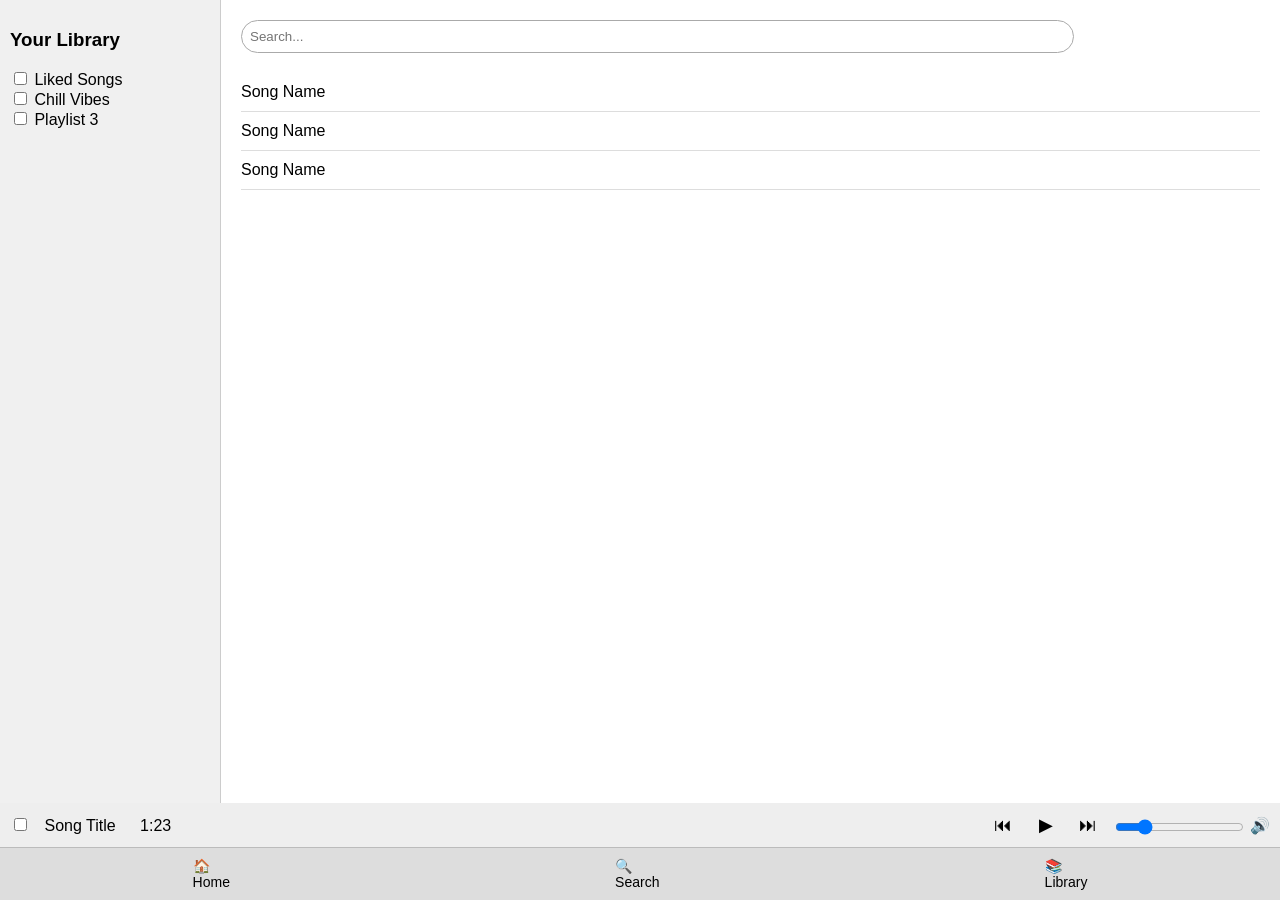
<file: src/test/index4.html>
<!DOCTYPE html>
<html lang="en">
<head>
  <meta charset="UTF-8">
  <title>Music App Layout</title>
  <link rel="stylesheet" href="4.css">
</head>
<body>
  <div class="container">
    
    <!-- Main Content -->
    <div class="main-content">
      <div class="library">
        <h3>Your Library</h3>
        <label><input type="checkbox"> Liked Songs</label><br>
        <label><input type="checkbox"> Chill Vibes</label><br>
        <label><input type="checkbox"> Playlist 3</label>
      </div>

      <div class="songs-section">
        <input type="text" class="search" placeholder="Search..." />
        <div class="song-list">
          <div class="song">Song Name</div>
          <div class="song">Song Name</div>
          <div class="song">Song Name</div>
        </div>
      </div>
    </div>

    <!-- Music Controls -->
    <div class="player-controls">
      <div class="song-info">
        <input type="checkbox">
        <span>Song Title</span>
        <span>1:23</span>
      </div>
      <div class="controls">
        <button>⏮</button>
        <button>▶</button>
        <button>⏭</button>
        <input type="range" min="0" max="100" value="20">
        <span>🔊</span>
      </div>
    </div>

    <!-- Bottom Nav -->
    <div class="bottom-nav">
      <div>🏠<br>Home</div>
      <div>🔍<br>Search</div>
      <div>📚<br>Library</div>
    </div>
  </div>
</body>
</html>
</file>
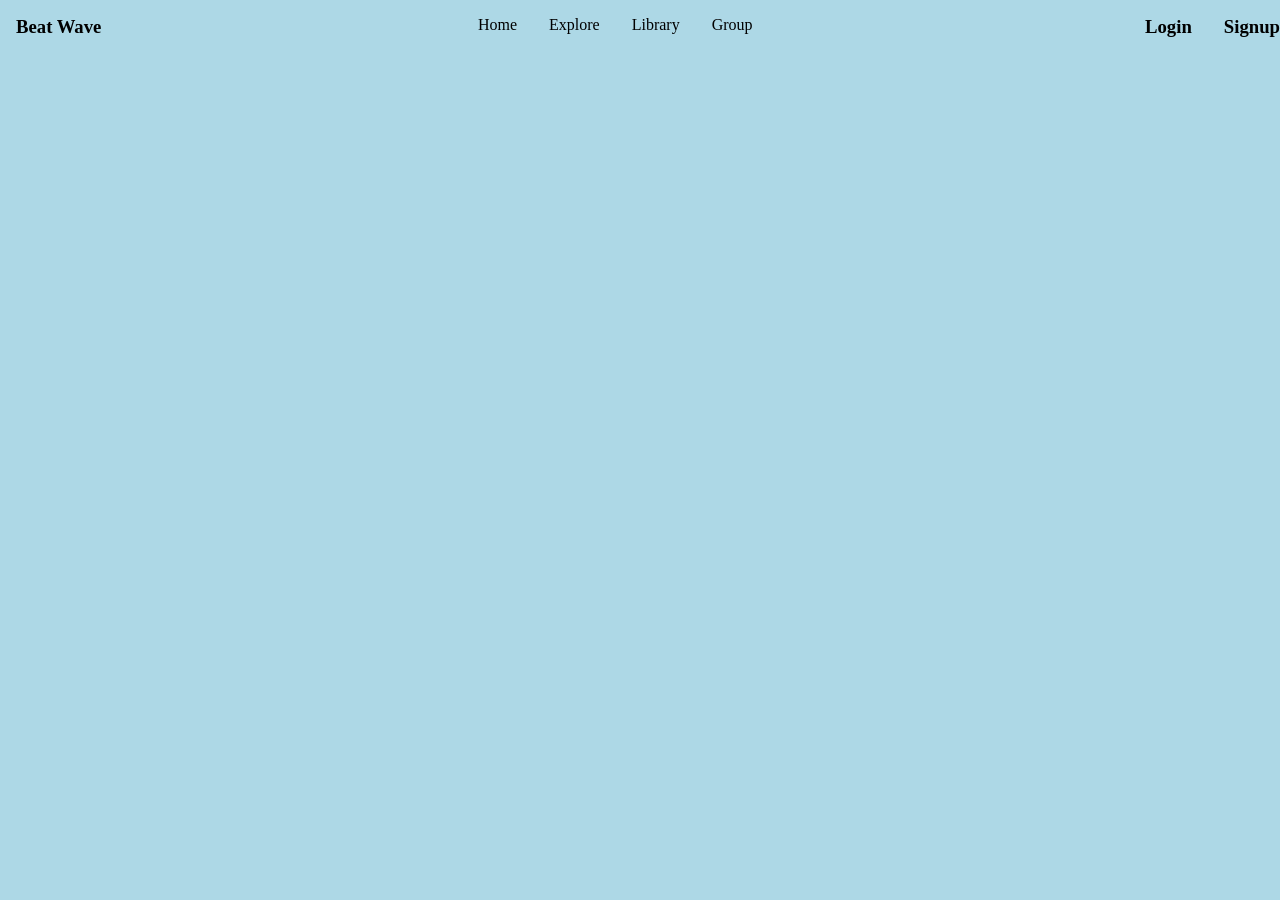
<file: src/test/learn.html>
<!DOCTYPE html>
<html lang="en">
<head>
    <meta charset="UTF-8">
    <meta name="viewport" content="width=device-width, initial-scale=1.0">
    <title>Document</title>
    <link rel="stylesheet" href="1.css">
</head>
<body>
    <header>
        <nav>
            <div class="logo">
                <h3>Beat Wave</h3>
            </div>
            <ul>
                <li><a href="#">Home</a></li>
                <li><a href="#">Explore</a></li>
                <li><a href="#">Library</a></li>
                <li><a href="#">Group</a></li>
            </ul>
            <div class="signup">
                <h3>Login</h3>
                <h3>Signup</h3>
            </div>
        </nav>
    </header>
</body>
</html>
</file>
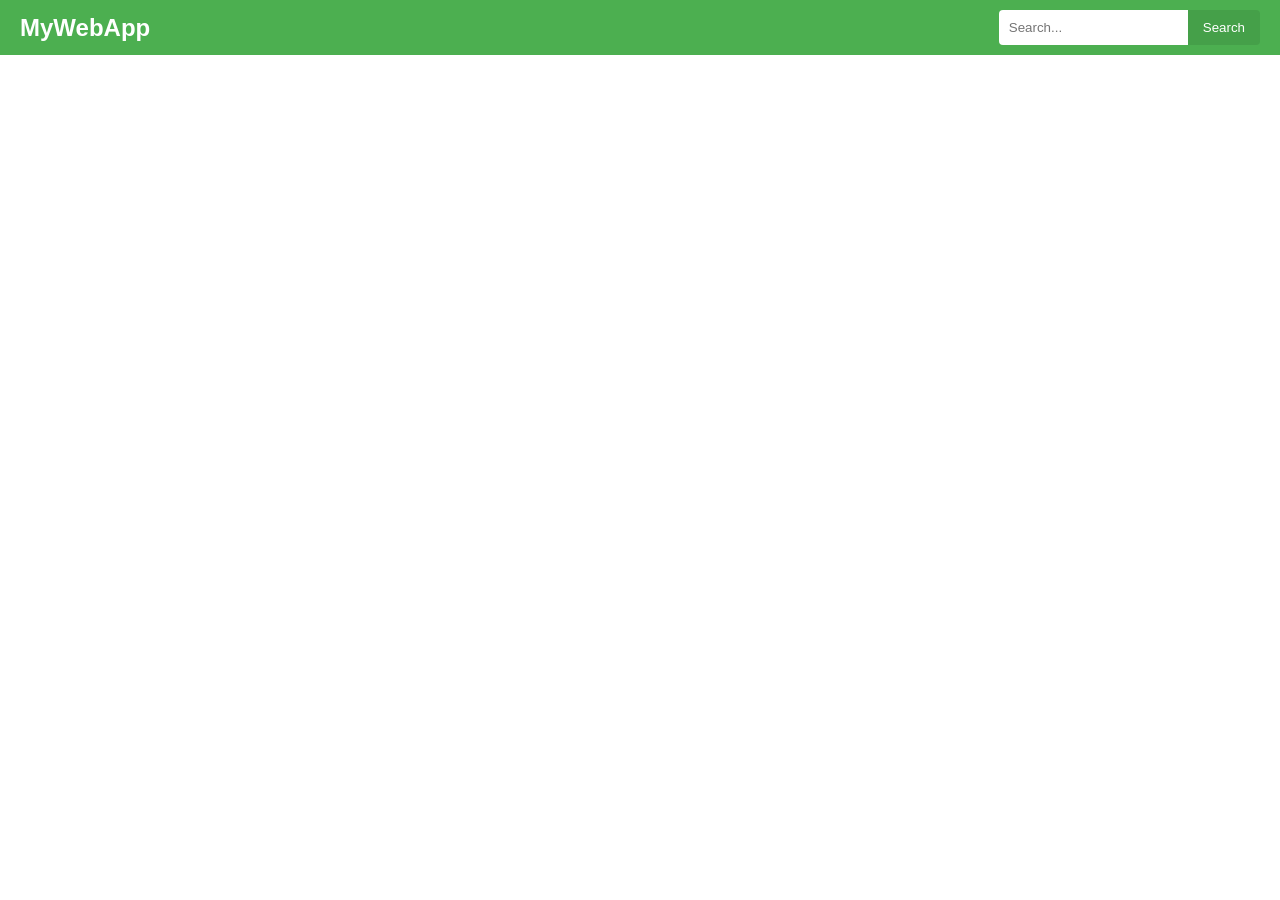
<file: src/test/search1.html>
<!DOCTYPE html>
<html lang="en">
<head>
    <meta charset="UTF-8">
    <meta name="viewport" content="width=device-width, initial-scale=1.0">
    <title>Top Search Bar Navigation</title>
    <link rel="stylesheet" href="search1.css">
</head>
<body>
    <header>
        <nav class="navbar">
            <div class="logo">MyWebApp</div>
            <form class="search-form" action="#" method="GET">
                <input type="text" class="search-input" placeholder="Search..." required>
                <button type="submit" class="search-button">Search</button>
            </form>
        </nav>
    </header>
</body>
</html>
</file>
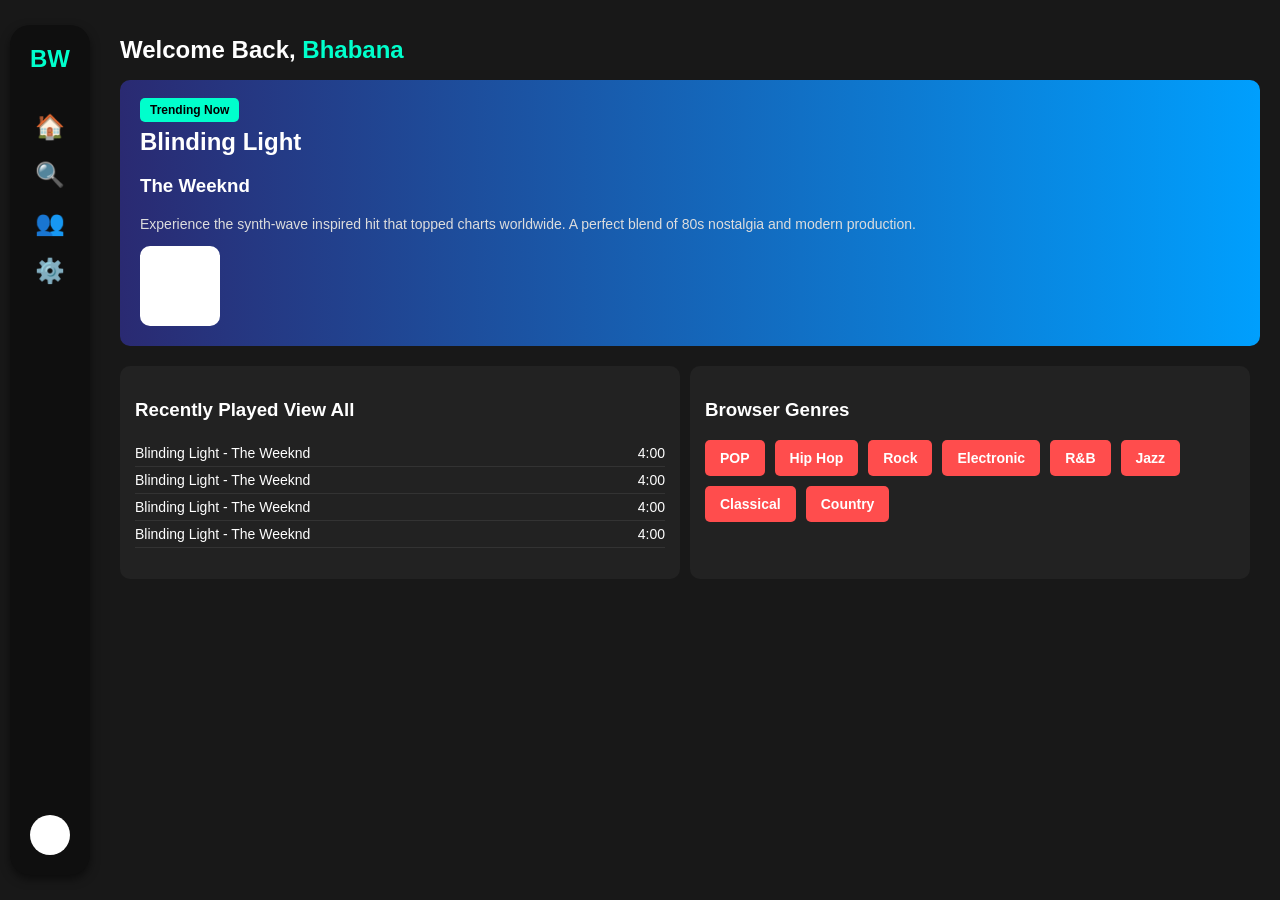
<file: src/test/test.html>
<!DOCTYPE html>
<html lang="en">
<head>
    <meta charset="UTF-8">
    <meta name="viewport" content="width=device-width, initial-scale=1.0">
    <title>Music Dashboard</title>
    <link rel="stylesheet" href="2.css">
</head>
<body>
    <div class="sidebar">
        <div class="logo">BW</div>
        <nav>
            <ul>
                <li>🏠</li>
                <li>🔍</li>
                <li>👥</li>
                <li>⚙️</li>
            </ul>
        </nav>
        <div class="profile-pic"></div>
    </div>
    <div class="main-content">
        <header>
            <h1>Welcome Back, <span class="username">Bhabana</span></h1>
        </header>
        <section class="trending">
            <div class="trending-card">
                <span class="trending-badge">Trending Now</span>
                <h2>Blinding Light</h2>
                <h3>The Weeknd</h3>
                <p>Experience the synth-wave inspired hit that topped charts worldwide. A perfect blend of 80s nostalgia and modern production.</p>
                <div class="song-cover"></div>
            </div>
        </section>
        <section class="content">
            <div class="recently-played">
                <h3>Recently Played <span class="view-all">View All</span></h3>
                <ul>
                    <li>Blinding Light - The Weeknd <span>4:00</span></li>
                    <li>Blinding Light - The Weeknd <span>4:00</span></li>
                    <li>Blinding Light - The Weeknd <span>4:00</span></li>
                    <li>Blinding Light - The Weeknd <span>4:00</span></li>
                </ul>
            </div>
            <div class="genres">
                <h3>Browser Genres</h3>
                <div class="genre-list">
                    <span class="genre">POP</span>
                    <span class="genre">Hip Hop</span>
                    <span class="genre">Rock</span>
                    <span class="genre">Electronic</span>
                    <span class="genre">R&B</span>
                    <span class="genre">Jazz</span>
                    <span class="genre">Classical</span>
                    <span class="genre">Country</span>
                </div>
            </div>
        </section>
    </div>
</body>
</html>
</file>
<file: src/test/4.css>
body {
    margin: 0;
    font-family: Arial, sans-serif;
  }
  
  .container {
    display: flex;
    flex-direction: column;
    height: 100vh;
  }
  
  .main-content {
    display: flex;
    flex: 1;
  }
  
  .library {
    width: 200px;
    padding: 10px;
    background-color: #f0f0f0;
    border-right: 1px solid #ccc;
  }
  
  .songs-section {
    flex: 1;
    padding: 20px;
  }
  
  .search {
    width: 80%;
    padding: 8px;
    margin-bottom: 20px;
    border-radius: 20px;
    border: 1px solid #aaa;
  }
  
  .song-list .song {
    padding: 10px 0;
    border-bottom: 1px solid #ddd;
  }
  
  .player-controls {
    background: #eee;
    padding: 10px;
    display: flex;
    justify-content: space-between;
    align-items: center;
  }
  
  .song-info span {
    margin: 0 10px;
  }
  
  .controls button {
    margin: 0 5px;
    font-size: 18px;
    background: none;
    border: none;
    cursor: pointer;
  }
  
  .controls input[type="range"] {
    vertical-align: middle;
  }
  
  .bottom-nav {
    display: flex;
    justify-content: space-around;
    background-color: #ddd;
    padding: 10px 0;
    font-size: 14px;
    border-top: 1px solid #bbb;
  }
</file>
<file: src/test/1.css>
*{
    padding: 0;
    margin: 0;
    text-decoration: none;
    color: black;
    background-color: lightblue;
    list-style: none;
}
header{
    padding: 16px;
    width: 100%;
}
nav{
    display: flex;
    justify-content: space-between;
}
ul{
  display: flex;  
}
ul li{
    padding: 0 16px;
}
ul li a:hover{
    color: white;
}
ul li a:active{
    color: red;
}
.signup{
    display: flex;
}
.signup h3{
    padding: 0 16px;
}
</file>
<file: src/test/search1.css>
body {
    margin: 0;
    font-family: Arial, sans-serif;
}

header {
    background-color: #4CAF50; /* Green background */
    padding: 10px 20px; /* Padding around the header */
}

.navbar {
    display: flex;
    align-items: center; /* Center items vertically */
    justify-content: space-between; /* Space between logo and search form */
}

.logo {
    color: white;
    font-size: 24px;
    font-weight: bold;
}

.search-form {
    display: flex; /* Use flexbox for the search form */
}

.search-input {
    padding: 10px;
    border: none;
    border-radius: 4px 0 0 4px; /* Rounded corners on the left */
    outline: none; /* Remove outline */
}

.search-button {
    padding: 10px 15px;
    border: none;
    background-color: #45a049; /* Darker green for button */
    color: white;
    border-radius: 0 4px 4px 0; /* Rounded corners on the right */
    cursor: pointer; /* Pointer cursor on hover */
}

.search-button:hover {
    background-color: #3e8e41; /* Darker green on hover */
}
</file>
<file: src/test/2.css>
body {
    margin: 0;
    font-family: Arial, sans-serif;
    display: flex;
    background-color: #181818;
    color: white;
}

.sidebar {
    width: 80px;
    background: #0f0f0f;
    display: flex;
    flex-direction: column;
    align-items: center;
    padding: 20px 0;
    height: 90vh;
    position: fixed;
    top: 50%;
    left: 10px;
    transform: translateY(-50%);
    border-radius: 20px;
    box-shadow: 0px 4px 10px rgba(0, 0, 0, 0.5);
}

.logo {
    font-size: 24px;
    font-weight: bold;
    margin-bottom: 20px;
    color: #00ffcc;
}

nav ul {
    list-style: none;
    padding: 0;
}

nav ul li {
    font-size: 24px;
    margin: 20px 0;
    cursor: pointer;
}

.profile-pic {
    width: 40px;
    height: 40px;
    background: white;
    border-radius: 50%;
    margin-top: auto;
}

.main-content {
    flex-grow: 1;
    padding: 20px;
    margin-left: 100px;
}

header h1 {
    font-size: 24px;
    font-weight: bold;
}

.username {
    color: #00ffcc;
}

.trending {
    background: linear-gradient(90deg, #2a2a72, #009ffd);
    padding: 20px;
    border-radius: 10px;
    margin-bottom: 20px;
}

.trending-badge {
    background: #00ffcc;
    color: black;
    padding: 5px 10px;
    border-radius: 5px;
    font-size: 12px;
    font-weight: bold;
}

.trending-card h2 {
    margin: 10px 0 5px;
}

.trending-card p {
    font-size: 14px;
    color: #ddd;
}

.song-cover {
    width: 80px;
    height: 80px;
    background: white;
    border-radius: 10px;
    margin-top: 10px;
}

.content {
    display: flex;
    justify-content: space-between;
}

.recently-played, .genres {
    background: #222;
    padding: 15px;
    border-radius: 10px;
    flex: 1;
    margin-right: 10px;
}

.recently-played ul {
    list-style: none;
    padding: 0;
}

.recently-played ul li {
    display: flex;
    justify-content: space-between;
    padding: 5px 0;
    border-bottom: 1px solid #333;
    font-size: 14px;
}

.genre-list {
    display: flex;
    flex-wrap: wrap;
    gap: 10px;
}

.genre {
    background: #ff4d4d;
    padding: 10px 15px;
    border-radius: 5px;
    cursor: pointer;
    font-size: 14px;
    font-weight: bold;
}
</file>
